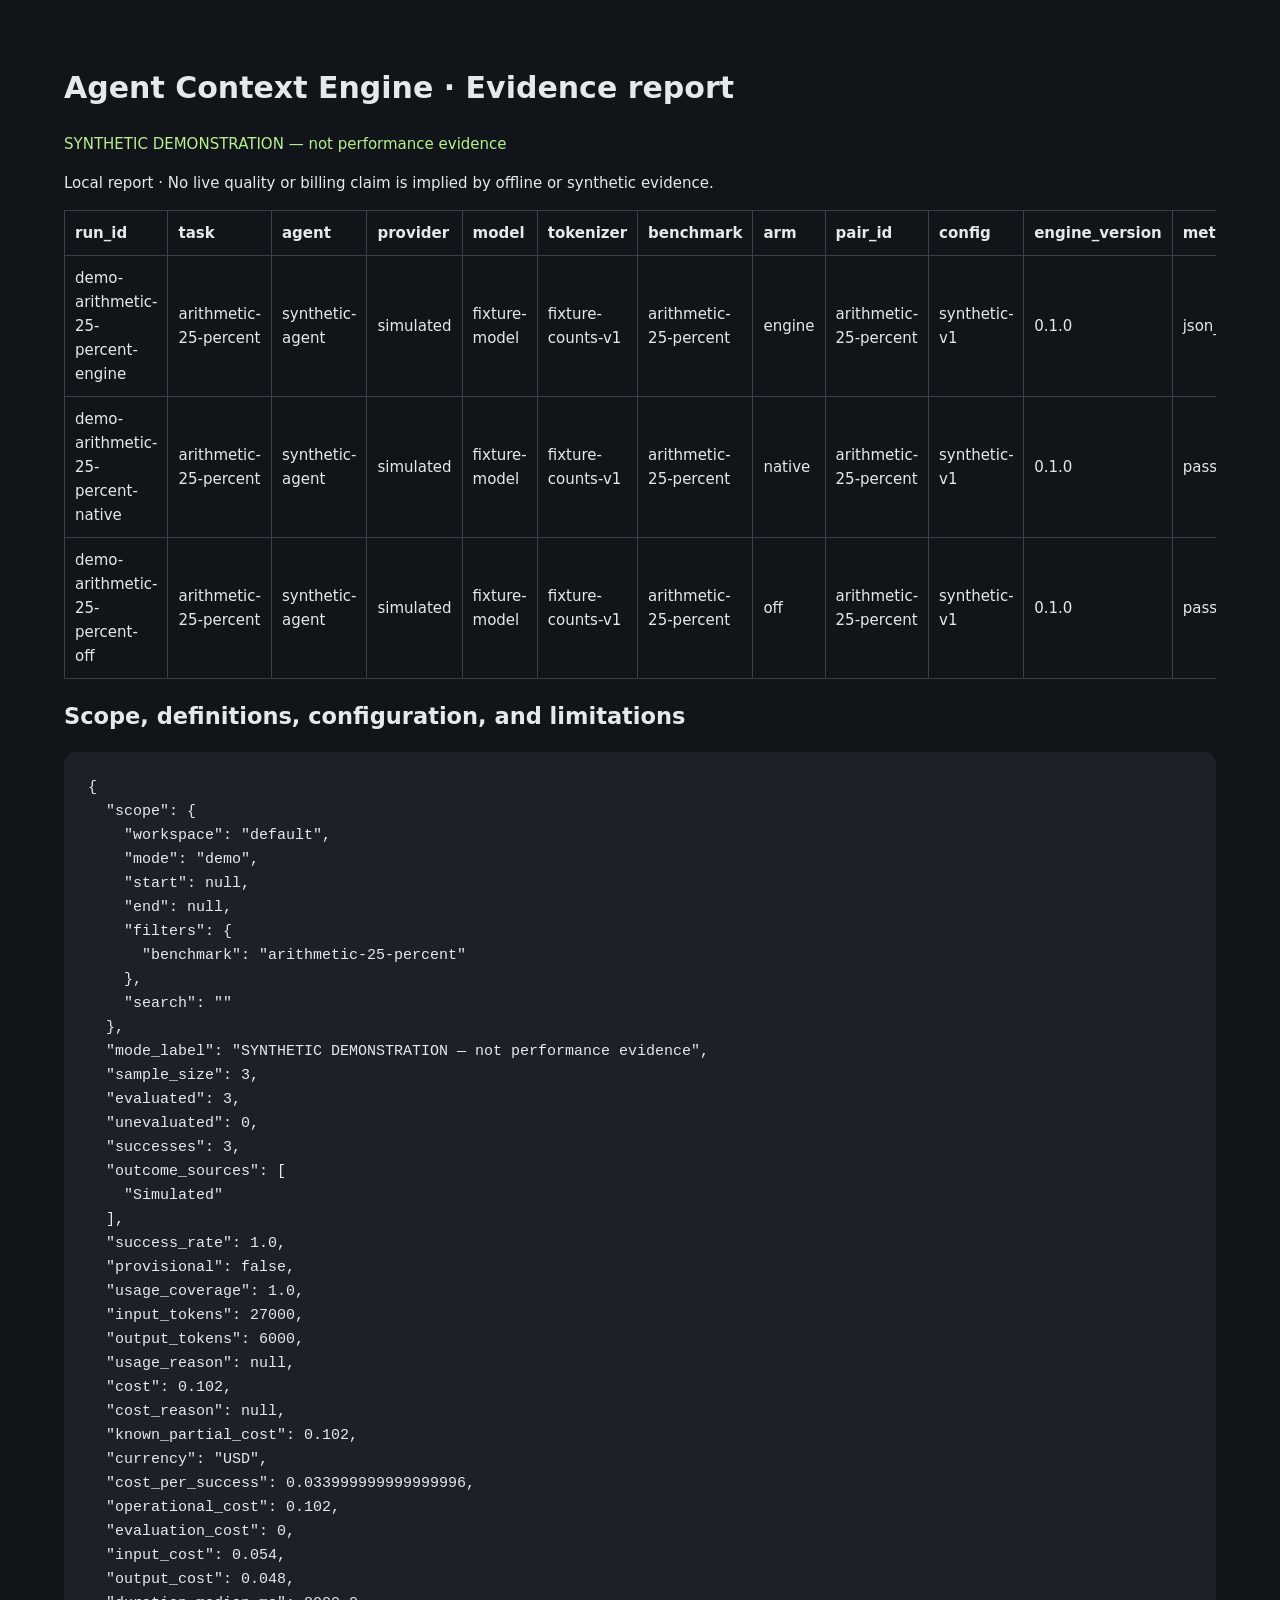
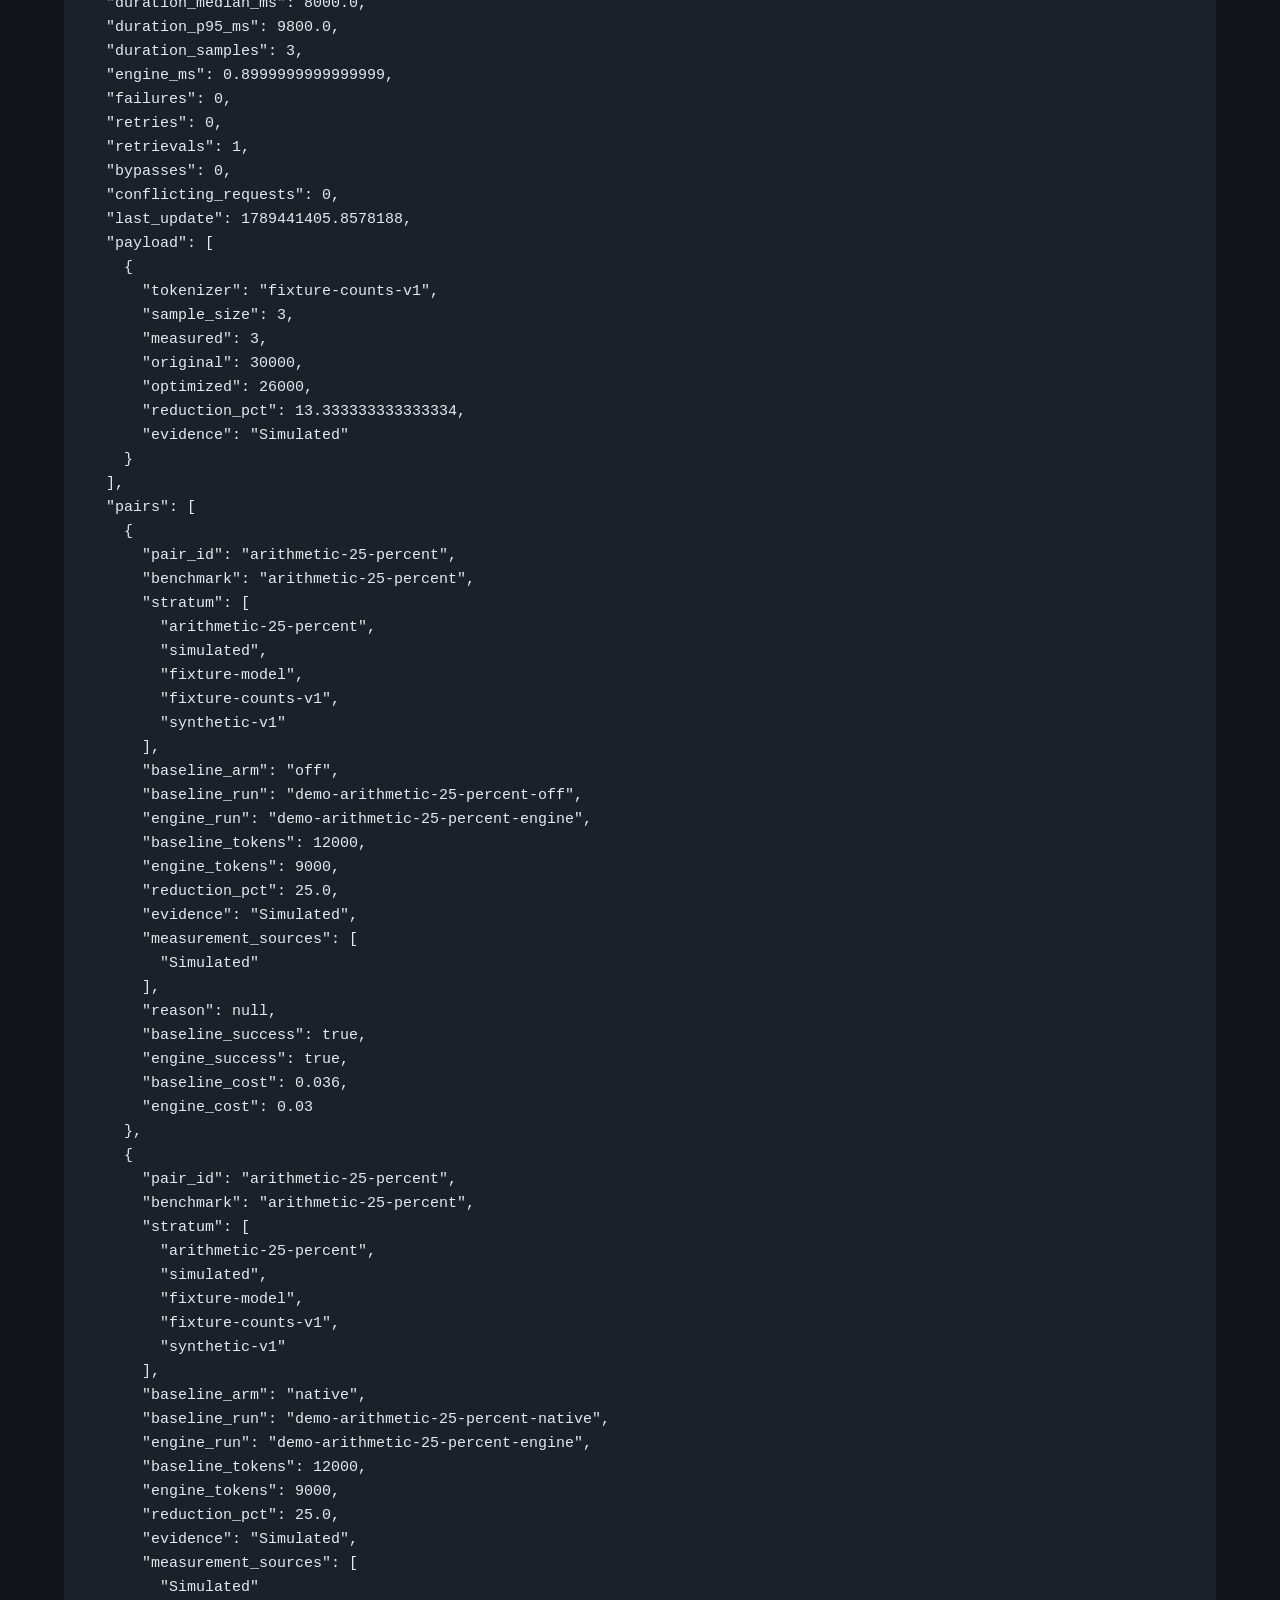
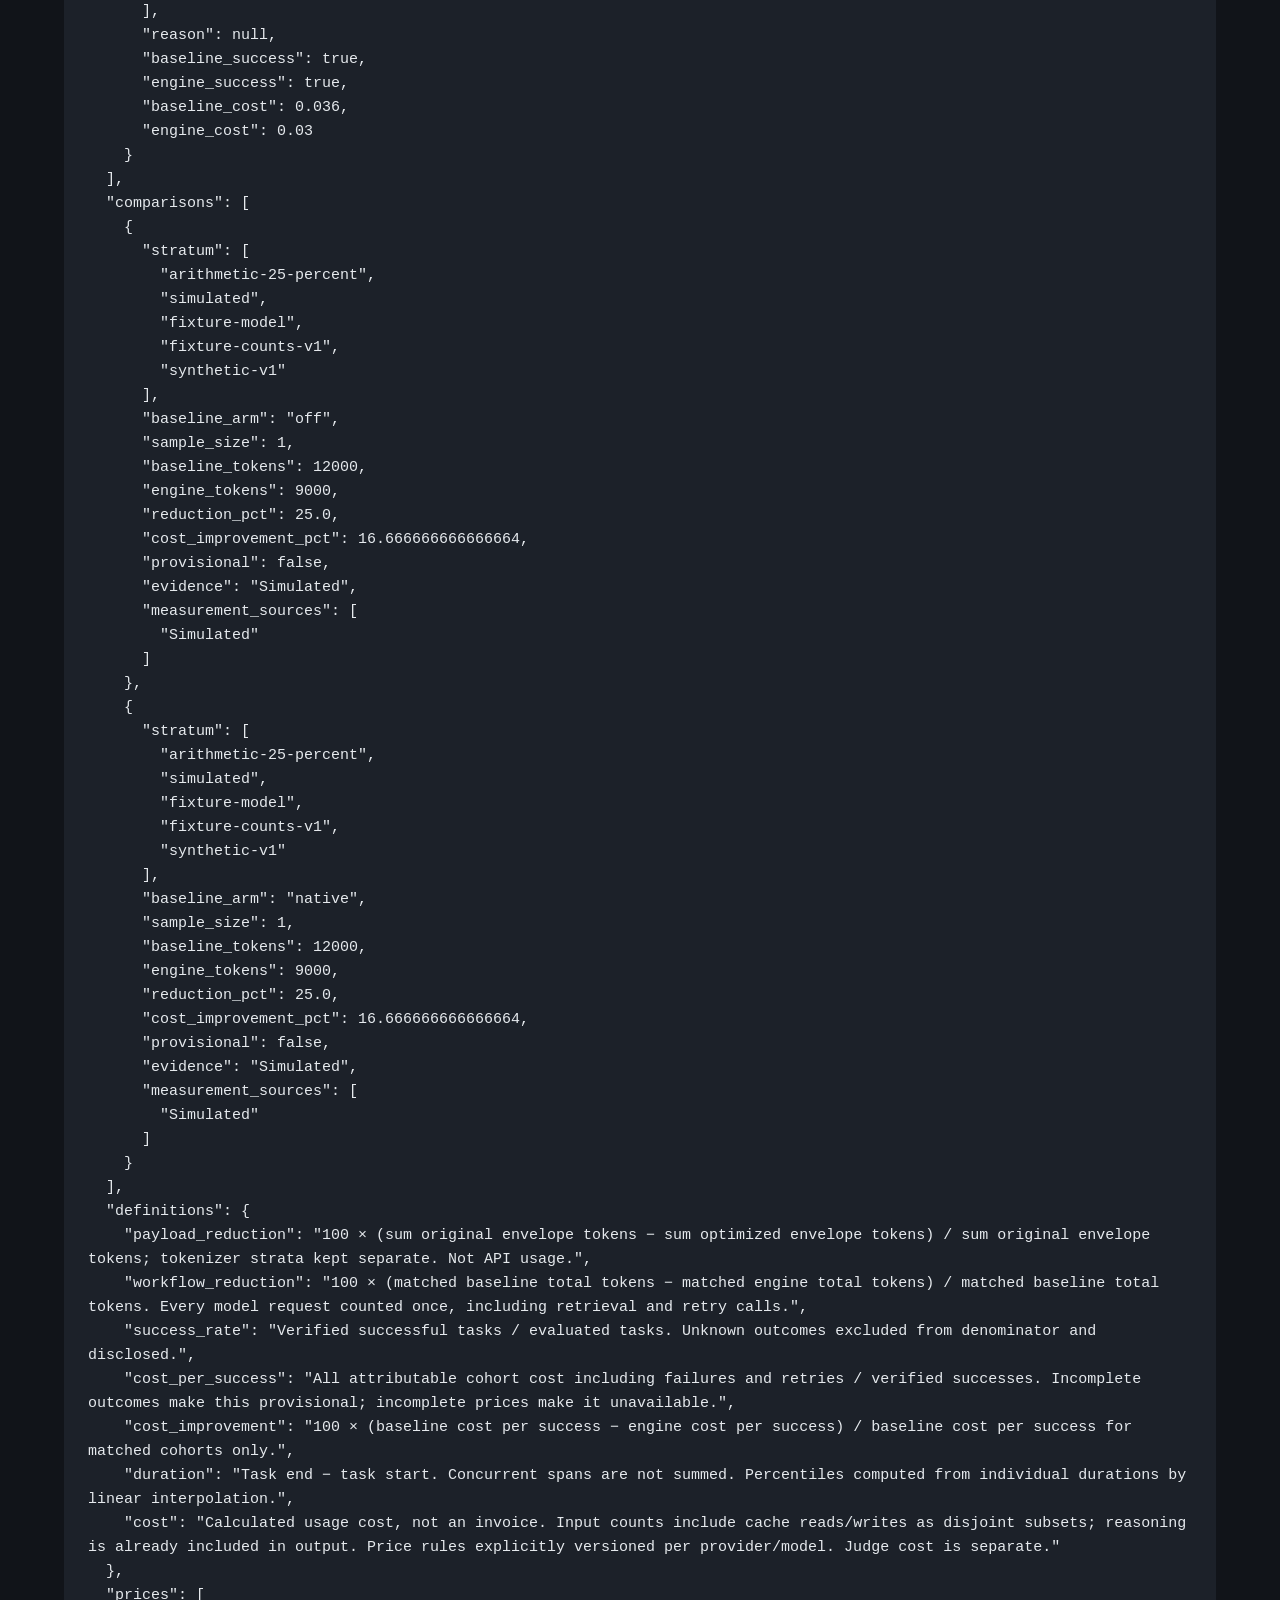
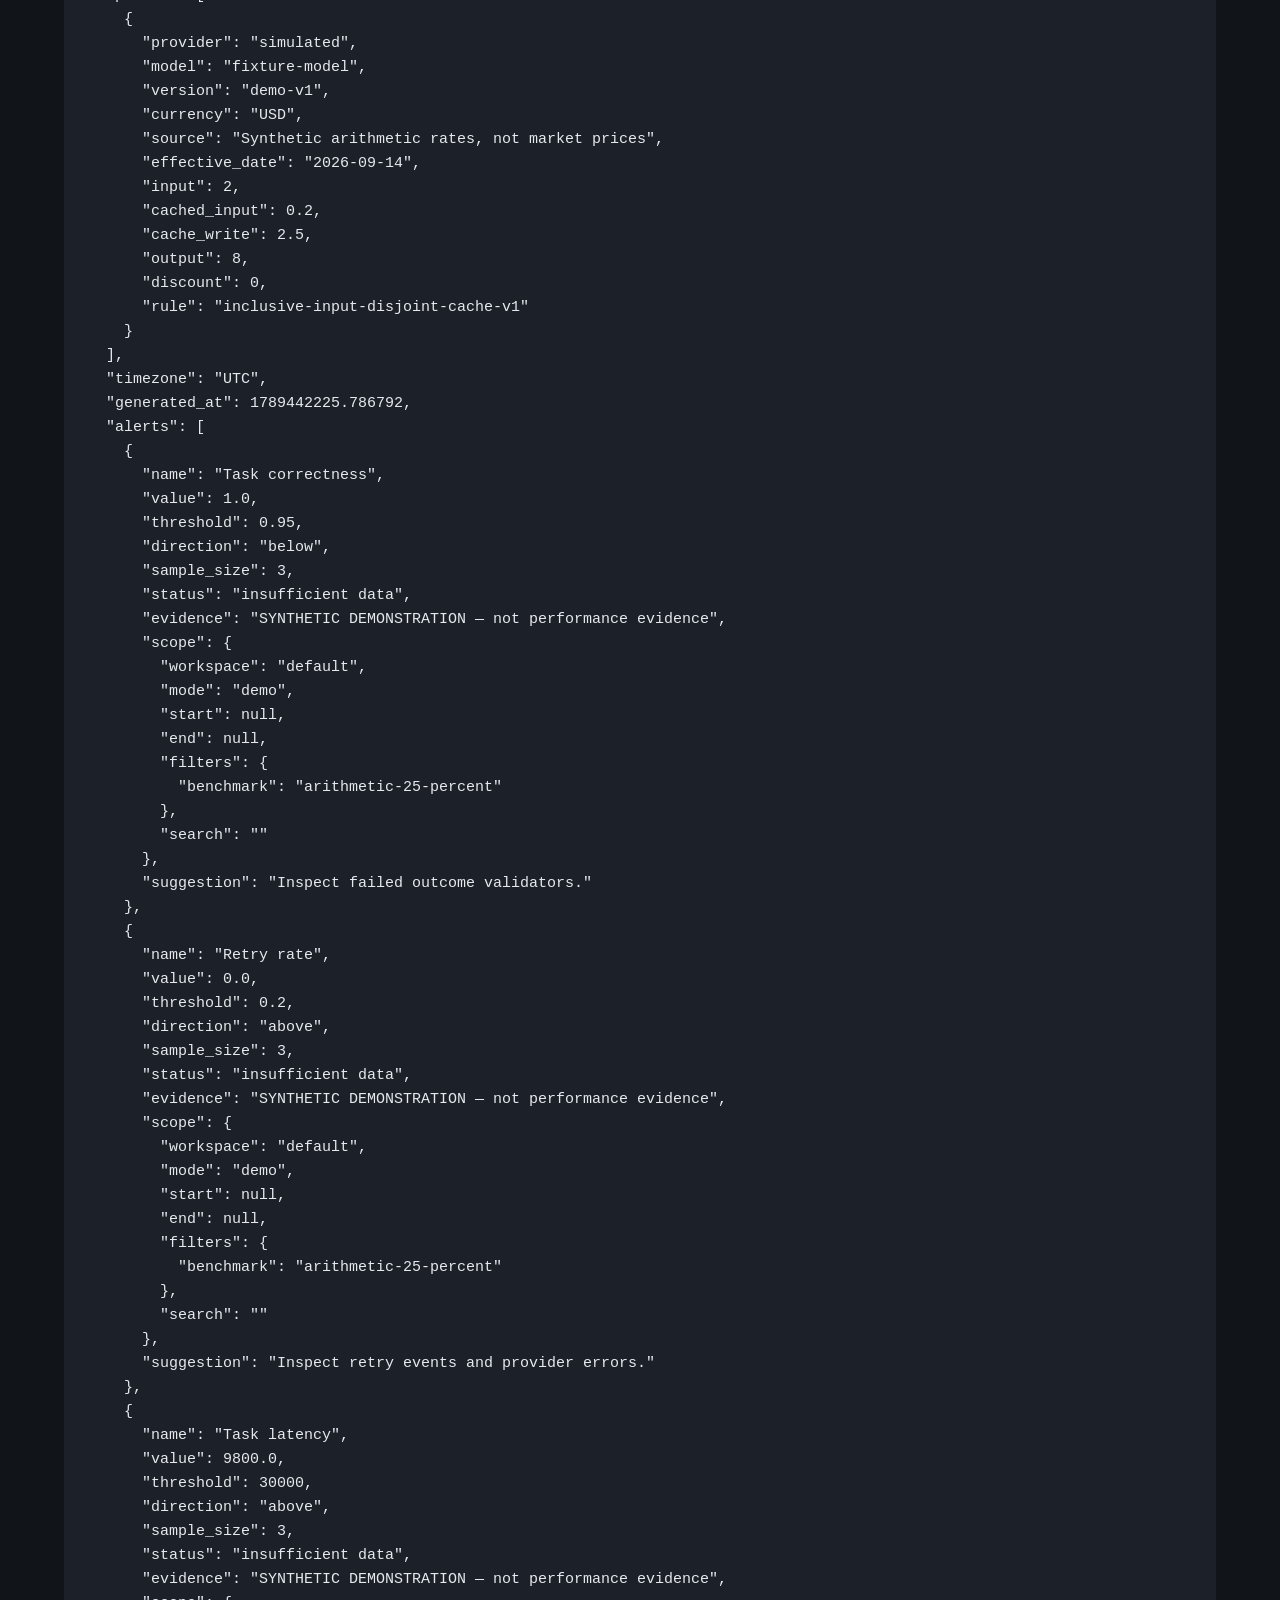
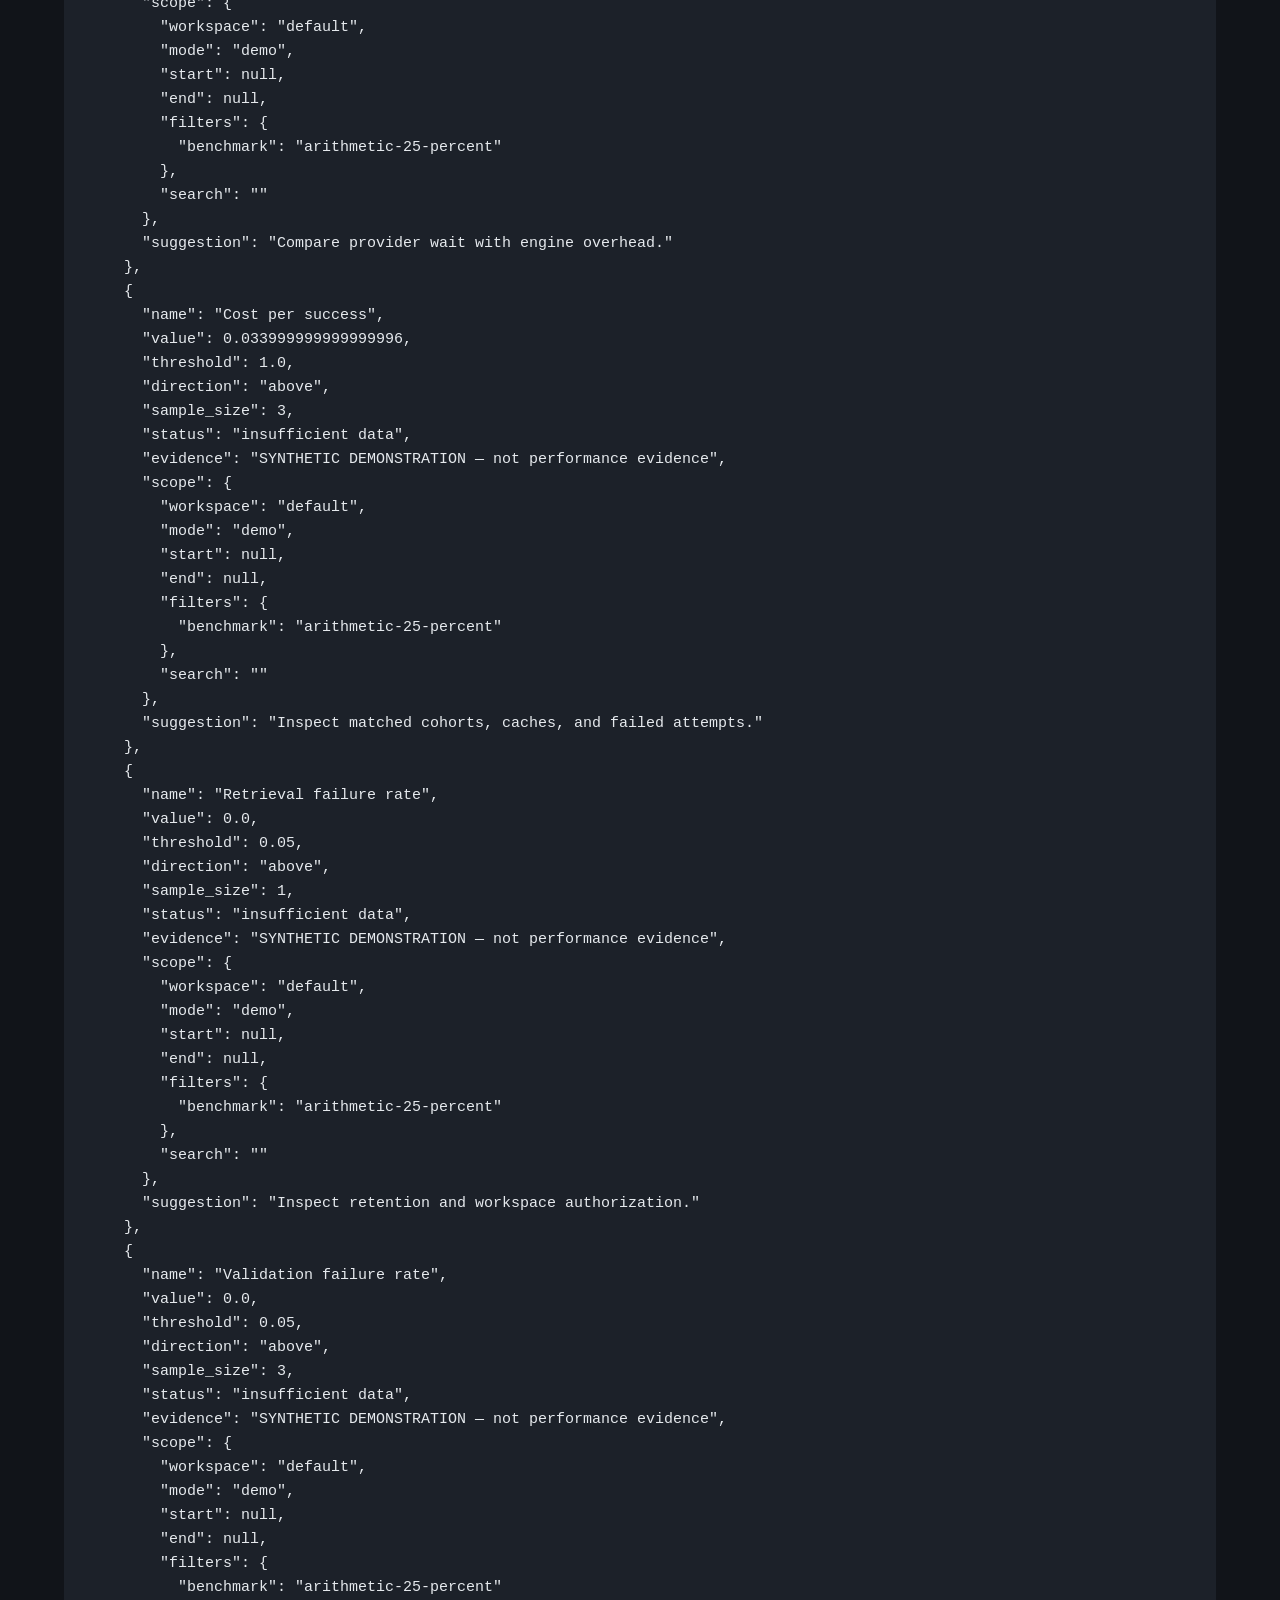
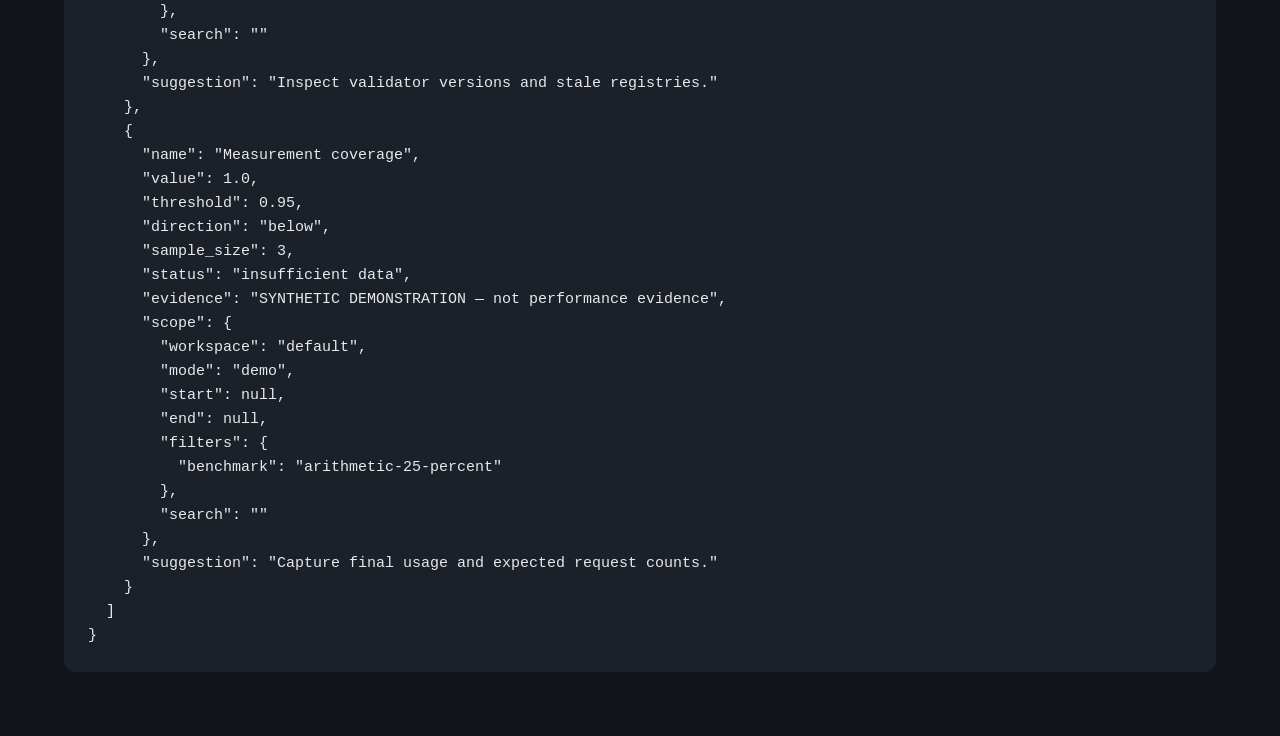
<file: reports/arithmetic-demo.html>
<!doctype html><html lang="en"><meta charset="utf-8"><meta name="viewport" content="width=device-width"><title>Agent Context Engine · Evidence report</title><style>body{background:#111419;color:#e5e9ed;font:15px/1.6 system-ui;margin:5vw}h1{font-weight:550}table{border-collapse:collapse;display:block;overflow:auto}td,th{padding:10px;border:1px solid #39404b;text-align:left}pre{white-space:pre-wrap;background:#1c2129;padding:24px;border-radius:12px}.tag{color:#b9ef90}</style><h1>Agent Context Engine · Evidence report</h1><p class="tag">SYNTHETIC DEMONSTRATION — not performance evidence</p><p>Local report · No live quality or billing claim is implied by offline or synthetic evidence.</p><table><thead><tr><th>run_id</th><th>task</th><th>agent</th><th>provider</th><th>model</th><th>tokenizer</th><th>benchmark</th><th>arm</th><th>pair_id</th><th>config</th><th>engine_version</th><th>method</th><th>start</th><th>end</th><th>success</th><th>validator</th><th>expected_requests</th><th>evidence</th><th>price_version</th><th>input_tokens</th><th>output_tokens</th><th>known_partial_tokens</th><th>total_tokens</th><th>usage_complete</th><th>requests</th><th>cost</th><th>known_partial_cost</th><th>operational_cost</th><th>evaluation_cost</th><th>currency</th><th>input_cost</th><th>output_cost</th><th>duration_ms</th><th>engine_ms</th><th>retries</th><th>retrievals</th><th>bypasses</th><th>measurement_sources</th></tr></thead><tbody><tr><td>demo-arithmetic-25-percent-engine</td><td>arithmetic-25-percent</td><td>synthetic-agent</td><td>simulated</td><td>fixture-model</td><td>fixture-counts-v1</td><td>arithmetic-25-percent</td><td>engine</td><td>arithmetic-25-percent</td><td>synthetic-v1</td><td>0.1.0</td><td>json_whitespace</td><td>1789419805.856261</td><td>1789419815.856261</td><td>True</td><td>synthetic-exact-outcome-v1</td><td>2</td><td>Simulated</td><td>demo-v1</td><td>7000</td><td>2000</td><td>9000</td><td>9000</td><td>True</td><td>2</td><td>0.03</td><td>0.03</td><td>0.03</td><td>0</td><td>USD</td><td>0.014</td><td>0.016</td><td>10000.0</td><td>0.3</td><td>0</td><td>1</td><td>0</td><td>[&#x27;Simulated&#x27;]</td></tr><tr><td>demo-arithmetic-25-percent-native</td><td>arithmetic-25-percent</td><td>synthetic-agent</td><td>simulated</td><td>fixture-model</td><td>fixture-counts-v1</td><td>arithmetic-25-percent</td><td>native</td><td>arithmetic-25-percent</td><td>synthetic-v1</td><td>0.1.0</td><td>passthrough</td><td>1789419805.856261</td><td>1789419813.856261</td><td>True</td><td>synthetic-exact-outcome-v1</td><td>1</td><td>Simulated</td><td>demo-v1</td><td>10000</td><td>2000</td><td>12000</td><td>12000</td><td>True</td><td>1</td><td>0.036</td><td>0.036</td><td>0.036</td><td>0</td><td>USD</td><td>0.02</td><td>0.016</td><td>8000.0</td><td>0.3</td><td>0</td><td>0</td><td>0</td><td>[&#x27;Simulated&#x27;]</td></tr><tr><td>demo-arithmetic-25-percent-off</td><td>arithmetic-25-percent</td><td>synthetic-agent</td><td>simulated</td><td>fixture-model</td><td>fixture-counts-v1</td><td>arithmetic-25-percent</td><td>off</td><td>arithmetic-25-percent</td><td>synthetic-v1</td><td>0.1.0</td><td>passthrough</td><td>1789419805.856261</td><td>1789419813.856261</td><td>True</td><td>synthetic-exact-outcome-v1</td><td>1</td><td>Simulated</td><td>demo-v1</td><td>10000</td><td>2000</td><td>12000</td><td>12000</td><td>True</td><td>1</td><td>0.036</td><td>0.036</td><td>0.036</td><td>0</td><td>USD</td><td>0.02</td><td>0.016</td><td>8000.0</td><td>0.3</td><td>0</td><td>0</td><td>0</td><td>[&#x27;Simulated&#x27;]</td></tr></tbody></table><h2>Scope, definitions, configuration, and limitations</h2><pre>{
  &quot;scope&quot;: {
    &quot;workspace&quot;: &quot;default&quot;,
    &quot;mode&quot;: &quot;demo&quot;,
    &quot;start&quot;: null,
    &quot;end&quot;: null,
    &quot;filters&quot;: {
      &quot;benchmark&quot;: &quot;arithmetic-25-percent&quot;
    },
    &quot;search&quot;: &quot;&quot;
  },
  &quot;mode_label&quot;: &quot;SYNTHETIC DEMONSTRATION — not performance evidence&quot;,
  &quot;sample_size&quot;: 3,
  &quot;evaluated&quot;: 3,
  &quot;unevaluated&quot;: 0,
  &quot;successes&quot;: 3,
  &quot;outcome_sources&quot;: [
    &quot;Simulated&quot;
  ],
  &quot;success_rate&quot;: 1.0,
  &quot;provisional&quot;: false,
  &quot;usage_coverage&quot;: 1.0,
  &quot;input_tokens&quot;: 27000,
  &quot;output_tokens&quot;: 6000,
  &quot;usage_reason&quot;: null,
  &quot;cost&quot;: 0.102,
  &quot;cost_reason&quot;: null,
  &quot;known_partial_cost&quot;: 0.102,
  &quot;currency&quot;: &quot;USD&quot;,
  &quot;cost_per_success&quot;: 0.033999999999999996,
  &quot;operational_cost&quot;: 0.102,
  &quot;evaluation_cost&quot;: 0,
  &quot;input_cost&quot;: 0.054,
  &quot;output_cost&quot;: 0.048,
  &quot;duration_median_ms&quot;: 8000.0,
  &quot;duration_p95_ms&quot;: 9800.0,
  &quot;duration_samples&quot;: 3,
  &quot;engine_ms&quot;: 0.8999999999999999,
  &quot;failures&quot;: 0,
  &quot;retries&quot;: 0,
  &quot;retrievals&quot;: 1,
  &quot;bypasses&quot;: 0,
  &quot;conflicting_requests&quot;: 0,
  &quot;last_update&quot;: 1789441405.8578188,
  &quot;payload&quot;: [
    {
      &quot;tokenizer&quot;: &quot;fixture-counts-v1&quot;,
      &quot;sample_size&quot;: 3,
      &quot;measured&quot;: 3,
      &quot;original&quot;: 30000,
      &quot;optimized&quot;: 26000,
      &quot;reduction_pct&quot;: 13.333333333333334,
      &quot;evidence&quot;: &quot;Simulated&quot;
    }
  ],
  &quot;pairs&quot;: [
    {
      &quot;pair_id&quot;: &quot;arithmetic-25-percent&quot;,
      &quot;benchmark&quot;: &quot;arithmetic-25-percent&quot;,
      &quot;stratum&quot;: [
        &quot;arithmetic-25-percent&quot;,
        &quot;simulated&quot;,
        &quot;fixture-model&quot;,
        &quot;fixture-counts-v1&quot;,
        &quot;synthetic-v1&quot;
      ],
      &quot;baseline_arm&quot;: &quot;off&quot;,
      &quot;baseline_run&quot;: &quot;demo-arithmetic-25-percent-off&quot;,
      &quot;engine_run&quot;: &quot;demo-arithmetic-25-percent-engine&quot;,
      &quot;baseline_tokens&quot;: 12000,
      &quot;engine_tokens&quot;: 9000,
      &quot;reduction_pct&quot;: 25.0,
      &quot;evidence&quot;: &quot;Simulated&quot;,
      &quot;measurement_sources&quot;: [
        &quot;Simulated&quot;
      ],
      &quot;reason&quot;: null,
      &quot;baseline_success&quot;: true,
      &quot;engine_success&quot;: true,
      &quot;baseline_cost&quot;: 0.036,
      &quot;engine_cost&quot;: 0.03
    },
    {
      &quot;pair_id&quot;: &quot;arithmetic-25-percent&quot;,
      &quot;benchmark&quot;: &quot;arithmetic-25-percent&quot;,
      &quot;stratum&quot;: [
        &quot;arithmetic-25-percent&quot;,
        &quot;simulated&quot;,
        &quot;fixture-model&quot;,
        &quot;fixture-counts-v1&quot;,
        &quot;synthetic-v1&quot;
      ],
      &quot;baseline_arm&quot;: &quot;native&quot;,
      &quot;baseline_run&quot;: &quot;demo-arithmetic-25-percent-native&quot;,
      &quot;engine_run&quot;: &quot;demo-arithmetic-25-percent-engine&quot;,
      &quot;baseline_tokens&quot;: 12000,
      &quot;engine_tokens&quot;: 9000,
      &quot;reduction_pct&quot;: 25.0,
      &quot;evidence&quot;: &quot;Simulated&quot;,
      &quot;measurement_sources&quot;: [
        &quot;Simulated&quot;
      ],
      &quot;reason&quot;: null,
      &quot;baseline_success&quot;: true,
      &quot;engine_success&quot;: true,
      &quot;baseline_cost&quot;: 0.036,
      &quot;engine_cost&quot;: 0.03
    }
  ],
  &quot;comparisons&quot;: [
    {
      &quot;stratum&quot;: [
        &quot;arithmetic-25-percent&quot;,
        &quot;simulated&quot;,
        &quot;fixture-model&quot;,
        &quot;fixture-counts-v1&quot;,
        &quot;synthetic-v1&quot;
      ],
      &quot;baseline_arm&quot;: &quot;off&quot;,
      &quot;sample_size&quot;: 1,
      &quot;baseline_tokens&quot;: 12000,
      &quot;engine_tokens&quot;: 9000,
      &quot;reduction_pct&quot;: 25.0,
      &quot;cost_improvement_pct&quot;: 16.666666666666664,
      &quot;provisional&quot;: false,
      &quot;evidence&quot;: &quot;Simulated&quot;,
      &quot;measurement_sources&quot;: [
        &quot;Simulated&quot;
      ]
    },
    {
      &quot;stratum&quot;: [
        &quot;arithmetic-25-percent&quot;,
        &quot;simulated&quot;,
        &quot;fixture-model&quot;,
        &quot;fixture-counts-v1&quot;,
        &quot;synthetic-v1&quot;
      ],
      &quot;baseline_arm&quot;: &quot;native&quot;,
      &quot;sample_size&quot;: 1,
      &quot;baseline_tokens&quot;: 12000,
      &quot;engine_tokens&quot;: 9000,
      &quot;reduction_pct&quot;: 25.0,
      &quot;cost_improvement_pct&quot;: 16.666666666666664,
      &quot;provisional&quot;: false,
      &quot;evidence&quot;: &quot;Simulated&quot;,
      &quot;measurement_sources&quot;: [
        &quot;Simulated&quot;
      ]
    }
  ],
  &quot;definitions&quot;: {
    &quot;payload_reduction&quot;: &quot;100 × (sum original envelope tokens − sum optimized envelope tokens) / sum original envelope tokens; tokenizer strata kept separate. Not API usage.&quot;,
    &quot;workflow_reduction&quot;: &quot;100 × (matched baseline total tokens − matched engine total tokens) / matched baseline total tokens. Every model request counted once, including retrieval and retry calls.&quot;,
    &quot;success_rate&quot;: &quot;Verified successful tasks / evaluated tasks. Unknown outcomes excluded from denominator and disclosed.&quot;,
    &quot;cost_per_success&quot;: &quot;All attributable cohort cost including failures and retries / verified successes. Incomplete outcomes make this provisional; incomplete prices make it unavailable.&quot;,
    &quot;cost_improvement&quot;: &quot;100 × (baseline cost per success − engine cost per success) / baseline cost per success for matched cohorts only.&quot;,
    &quot;duration&quot;: &quot;Task end − task start. Concurrent spans are not summed. Percentiles computed from individual durations by linear interpolation.&quot;,
    &quot;cost&quot;: &quot;Calculated usage cost, not an invoice. Input counts include cache reads/writes as disjoint subsets; reasoning is already included in output. Price rules explicitly versioned per provider/model. Judge cost is separate.&quot;
  },
  &quot;prices&quot;: [
    {
      &quot;provider&quot;: &quot;simulated&quot;,
      &quot;model&quot;: &quot;fixture-model&quot;,
      &quot;version&quot;: &quot;demo-v1&quot;,
      &quot;currency&quot;: &quot;USD&quot;,
      &quot;source&quot;: &quot;Synthetic arithmetic rates, not market prices&quot;,
      &quot;effective_date&quot;: &quot;2026-09-14&quot;,
      &quot;input&quot;: 2,
      &quot;cached_input&quot;: 0.2,
      &quot;cache_write&quot;: 2.5,
      &quot;output&quot;: 8,
      &quot;discount&quot;: 0,
      &quot;rule&quot;: &quot;inclusive-input-disjoint-cache-v1&quot;
    }
  ],
  &quot;timezone&quot;: &quot;UTC&quot;,
  &quot;generated_at&quot;: 1789442225.786792,
  &quot;alerts&quot;: [
    {
      &quot;name&quot;: &quot;Task correctness&quot;,
      &quot;value&quot;: 1.0,
      &quot;threshold&quot;: 0.95,
      &quot;direction&quot;: &quot;below&quot;,
      &quot;sample_size&quot;: 3,
      &quot;status&quot;: &quot;insufficient data&quot;,
      &quot;evidence&quot;: &quot;SYNTHETIC DEMONSTRATION — not performance evidence&quot;,
      &quot;scope&quot;: {
        &quot;workspace&quot;: &quot;default&quot;,
        &quot;mode&quot;: &quot;demo&quot;,
        &quot;start&quot;: null,
        &quot;end&quot;: null,
        &quot;filters&quot;: {
          &quot;benchmark&quot;: &quot;arithmetic-25-percent&quot;
        },
        &quot;search&quot;: &quot;&quot;
      },
      &quot;suggestion&quot;: &quot;Inspect failed outcome validators.&quot;
    },
    {
      &quot;name&quot;: &quot;Retry rate&quot;,
      &quot;value&quot;: 0.0,
      &quot;threshold&quot;: 0.2,
      &quot;direction&quot;: &quot;above&quot;,
      &quot;sample_size&quot;: 3,
      &quot;status&quot;: &quot;insufficient data&quot;,
      &quot;evidence&quot;: &quot;SYNTHETIC DEMONSTRATION — not performance evidence&quot;,
      &quot;scope&quot;: {
        &quot;workspace&quot;: &quot;default&quot;,
        &quot;mode&quot;: &quot;demo&quot;,
        &quot;start&quot;: null,
        &quot;end&quot;: null,
        &quot;filters&quot;: {
          &quot;benchmark&quot;: &quot;arithmetic-25-percent&quot;
        },
        &quot;search&quot;: &quot;&quot;
      },
      &quot;suggestion&quot;: &quot;Inspect retry events and provider errors.&quot;
    },
    {
      &quot;name&quot;: &quot;Task latency&quot;,
      &quot;value&quot;: 9800.0,
      &quot;threshold&quot;: 30000,
      &quot;direction&quot;: &quot;above&quot;,
      &quot;sample_size&quot;: 3,
      &quot;status&quot;: &quot;insufficient data&quot;,
      &quot;evidence&quot;: &quot;SYNTHETIC DEMONSTRATION — not performance evidence&quot;,
      &quot;scope&quot;: {
        &quot;workspace&quot;: &quot;default&quot;,
        &quot;mode&quot;: &quot;demo&quot;,
        &quot;start&quot;: null,
        &quot;end&quot;: null,
        &quot;filters&quot;: {
          &quot;benchmark&quot;: &quot;arithmetic-25-percent&quot;
        },
        &quot;search&quot;: &quot;&quot;
      },
      &quot;suggestion&quot;: &quot;Compare provider wait with engine overhead.&quot;
    },
    {
      &quot;name&quot;: &quot;Cost per success&quot;,
      &quot;value&quot;: 0.033999999999999996,
      &quot;threshold&quot;: 1.0,
      &quot;direction&quot;: &quot;above&quot;,
      &quot;sample_size&quot;: 3,
      &quot;status&quot;: &quot;insufficient data&quot;,
      &quot;evidence&quot;: &quot;SYNTHETIC DEMONSTRATION — not performance evidence&quot;,
      &quot;scope&quot;: {
        &quot;workspace&quot;: &quot;default&quot;,
        &quot;mode&quot;: &quot;demo&quot;,
        &quot;start&quot;: null,
        &quot;end&quot;: null,
        &quot;filters&quot;: {
          &quot;benchmark&quot;: &quot;arithmetic-25-percent&quot;
        },
        &quot;search&quot;: &quot;&quot;
      },
      &quot;suggestion&quot;: &quot;Inspect matched cohorts, caches, and failed attempts.&quot;
    },
    {
      &quot;name&quot;: &quot;Retrieval failure rate&quot;,
      &quot;value&quot;: 0.0,
      &quot;threshold&quot;: 0.05,
      &quot;direction&quot;: &quot;above&quot;,
      &quot;sample_size&quot;: 1,
      &quot;status&quot;: &quot;insufficient data&quot;,
      &quot;evidence&quot;: &quot;SYNTHETIC DEMONSTRATION — not performance evidence&quot;,
      &quot;scope&quot;: {
        &quot;workspace&quot;: &quot;default&quot;,
        &quot;mode&quot;: &quot;demo&quot;,
        &quot;start&quot;: null,
        &quot;end&quot;: null,
        &quot;filters&quot;: {
          &quot;benchmark&quot;: &quot;arithmetic-25-percent&quot;
        },
        &quot;search&quot;: &quot;&quot;
      },
      &quot;suggestion&quot;: &quot;Inspect retention and workspace authorization.&quot;
    },
    {
      &quot;name&quot;: &quot;Validation failure rate&quot;,
      &quot;value&quot;: 0.0,
      &quot;threshold&quot;: 0.05,
      &quot;direction&quot;: &quot;above&quot;,
      &quot;sample_size&quot;: 3,
      &quot;status&quot;: &quot;insufficient data&quot;,
      &quot;evidence&quot;: &quot;SYNTHETIC DEMONSTRATION — not performance evidence&quot;,
      &quot;scope&quot;: {
        &quot;workspace&quot;: &quot;default&quot;,
        &quot;mode&quot;: &quot;demo&quot;,
        &quot;start&quot;: null,
        &quot;end&quot;: null,
        &quot;filters&quot;: {
          &quot;benchmark&quot;: &quot;arithmetic-25-percent&quot;
        },
        &quot;search&quot;: &quot;&quot;
      },
      &quot;suggestion&quot;: &quot;Inspect validator versions and stale registries.&quot;
    },
    {
      &quot;name&quot;: &quot;Measurement coverage&quot;,
      &quot;value&quot;: 1.0,
      &quot;threshold&quot;: 0.95,
      &quot;direction&quot;: &quot;below&quot;,
      &quot;sample_size&quot;: 3,
      &quot;status&quot;: &quot;insufficient data&quot;,
      &quot;evidence&quot;: &quot;SYNTHETIC DEMONSTRATION — not performance evidence&quot;,
      &quot;scope&quot;: {
        &quot;workspace&quot;: &quot;default&quot;,
        &quot;mode&quot;: &quot;demo&quot;,
        &quot;start&quot;: null,
        &quot;end&quot;: null,
        &quot;filters&quot;: {
          &quot;benchmark&quot;: &quot;arithmetic-25-percent&quot;
        },
        &quot;search&quot;: &quot;&quot;
      },
      &quot;suggestion&quot;: &quot;Capture final usage and expected request counts.&quot;
    }
  ]
}</pre></html>
</file>
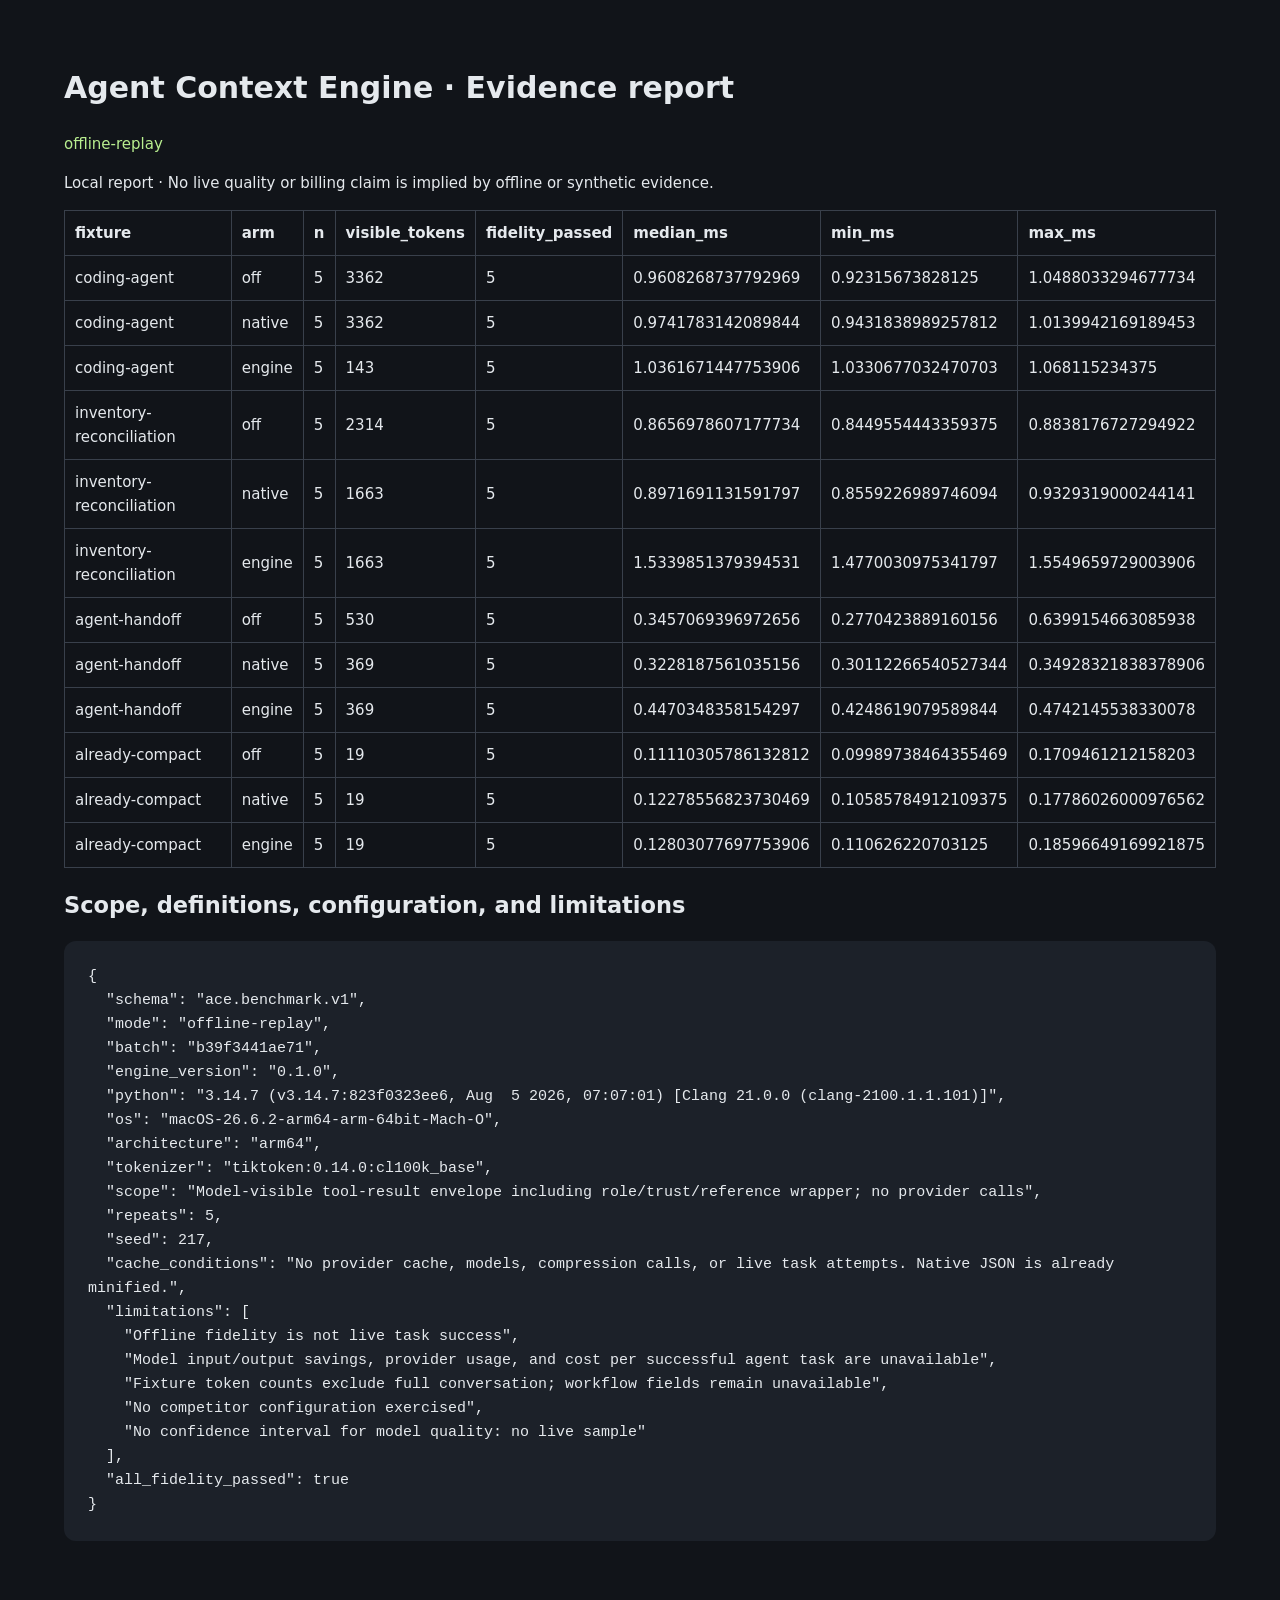
<file: reports/offline-benchmark.html>
<!doctype html><html lang="en"><meta charset="utf-8"><meta name="viewport" content="width=device-width"><title>Agent Context Engine · Evidence report</title><style>body{background:#111419;color:#e5e9ed;font:15px/1.6 system-ui;margin:5vw}h1{font-weight:550}table{border-collapse:collapse;display:block;overflow:auto}td,th{padding:10px;border:1px solid #39404b;text-align:left}pre{white-space:pre-wrap;background:#1c2129;padding:24px;border-radius:12px}.tag{color:#b9ef90}</style><h1>Agent Context Engine · Evidence report</h1><p class="tag">offline-replay</p><p>Local report · No live quality or billing claim is implied by offline or synthetic evidence.</p><table><thead><tr><th>fixture</th><th>arm</th><th>n</th><th>visible_tokens</th><th>fidelity_passed</th><th>median_ms</th><th>min_ms</th><th>max_ms</th></tr></thead><tbody><tr><td>coding-agent</td><td>off</td><td>5</td><td>3362</td><td>5</td><td>0.9608268737792969</td><td>0.92315673828125</td><td>1.0488033294677734</td></tr><tr><td>coding-agent</td><td>native</td><td>5</td><td>3362</td><td>5</td><td>0.9741783142089844</td><td>0.9431838989257812</td><td>1.0139942169189453</td></tr><tr><td>coding-agent</td><td>engine</td><td>5</td><td>143</td><td>5</td><td>1.0361671447753906</td><td>1.0330677032470703</td><td>1.068115234375</td></tr><tr><td>inventory-reconciliation</td><td>off</td><td>5</td><td>2314</td><td>5</td><td>0.8656978607177734</td><td>0.8449554443359375</td><td>0.8838176727294922</td></tr><tr><td>inventory-reconciliation</td><td>native</td><td>5</td><td>1663</td><td>5</td><td>0.8971691131591797</td><td>0.8559226989746094</td><td>0.9329319000244141</td></tr><tr><td>inventory-reconciliation</td><td>engine</td><td>5</td><td>1663</td><td>5</td><td>1.5339851379394531</td><td>1.4770030975341797</td><td>1.5549659729003906</td></tr><tr><td>agent-handoff</td><td>off</td><td>5</td><td>530</td><td>5</td><td>0.3457069396972656</td><td>0.2770423889160156</td><td>0.6399154663085938</td></tr><tr><td>agent-handoff</td><td>native</td><td>5</td><td>369</td><td>5</td><td>0.3228187561035156</td><td>0.30112266540527344</td><td>0.34928321838378906</td></tr><tr><td>agent-handoff</td><td>engine</td><td>5</td><td>369</td><td>5</td><td>0.4470348358154297</td><td>0.4248619079589844</td><td>0.4742145538330078</td></tr><tr><td>already-compact</td><td>off</td><td>5</td><td>19</td><td>5</td><td>0.11110305786132812</td><td>0.09989738464355469</td><td>0.1709461212158203</td></tr><tr><td>already-compact</td><td>native</td><td>5</td><td>19</td><td>5</td><td>0.12278556823730469</td><td>0.10585784912109375</td><td>0.17786026000976562</td></tr><tr><td>already-compact</td><td>engine</td><td>5</td><td>19</td><td>5</td><td>0.12803077697753906</td><td>0.110626220703125</td><td>0.18596649169921875</td></tr></tbody></table><h2>Scope, definitions, configuration, and limitations</h2><pre>{
  &quot;schema&quot;: &quot;ace.benchmark.v1&quot;,
  &quot;mode&quot;: &quot;offline-replay&quot;,
  &quot;batch&quot;: &quot;b39f3441ae71&quot;,
  &quot;engine_version&quot;: &quot;0.1.0&quot;,
  &quot;python&quot;: &quot;3.14.7 (v3.14.7:823f0323ee6, Aug  5 2026, 07:07:01) [Clang 21.0.0 (clang-2100.1.1.101)]&quot;,
  &quot;os&quot;: &quot;macOS-26.6.2-arm64-arm-64bit-Mach-O&quot;,
  &quot;architecture&quot;: &quot;arm64&quot;,
  &quot;tokenizer&quot;: &quot;tiktoken:0.14.0:cl100k_base&quot;,
  &quot;scope&quot;: &quot;Model-visible tool-result envelope including role/trust/reference wrapper; no provider calls&quot;,
  &quot;repeats&quot;: 5,
  &quot;seed&quot;: 217,
  &quot;cache_conditions&quot;: &quot;No provider cache, models, compression calls, or live task attempts. Native JSON is already minified.&quot;,
  &quot;limitations&quot;: [
    &quot;Offline fidelity is not live task success&quot;,
    &quot;Model input/output savings, provider usage, and cost per successful agent task are unavailable&quot;,
    &quot;Fixture token counts exclude full conversation; workflow fields remain unavailable&quot;,
    &quot;No competitor configuration exercised&quot;,
    &quot;No confidence interval for model quality: no live sample&quot;
  ],
  &quot;all_fidelity_passed&quot;: true
}</pre></html>
</file>
